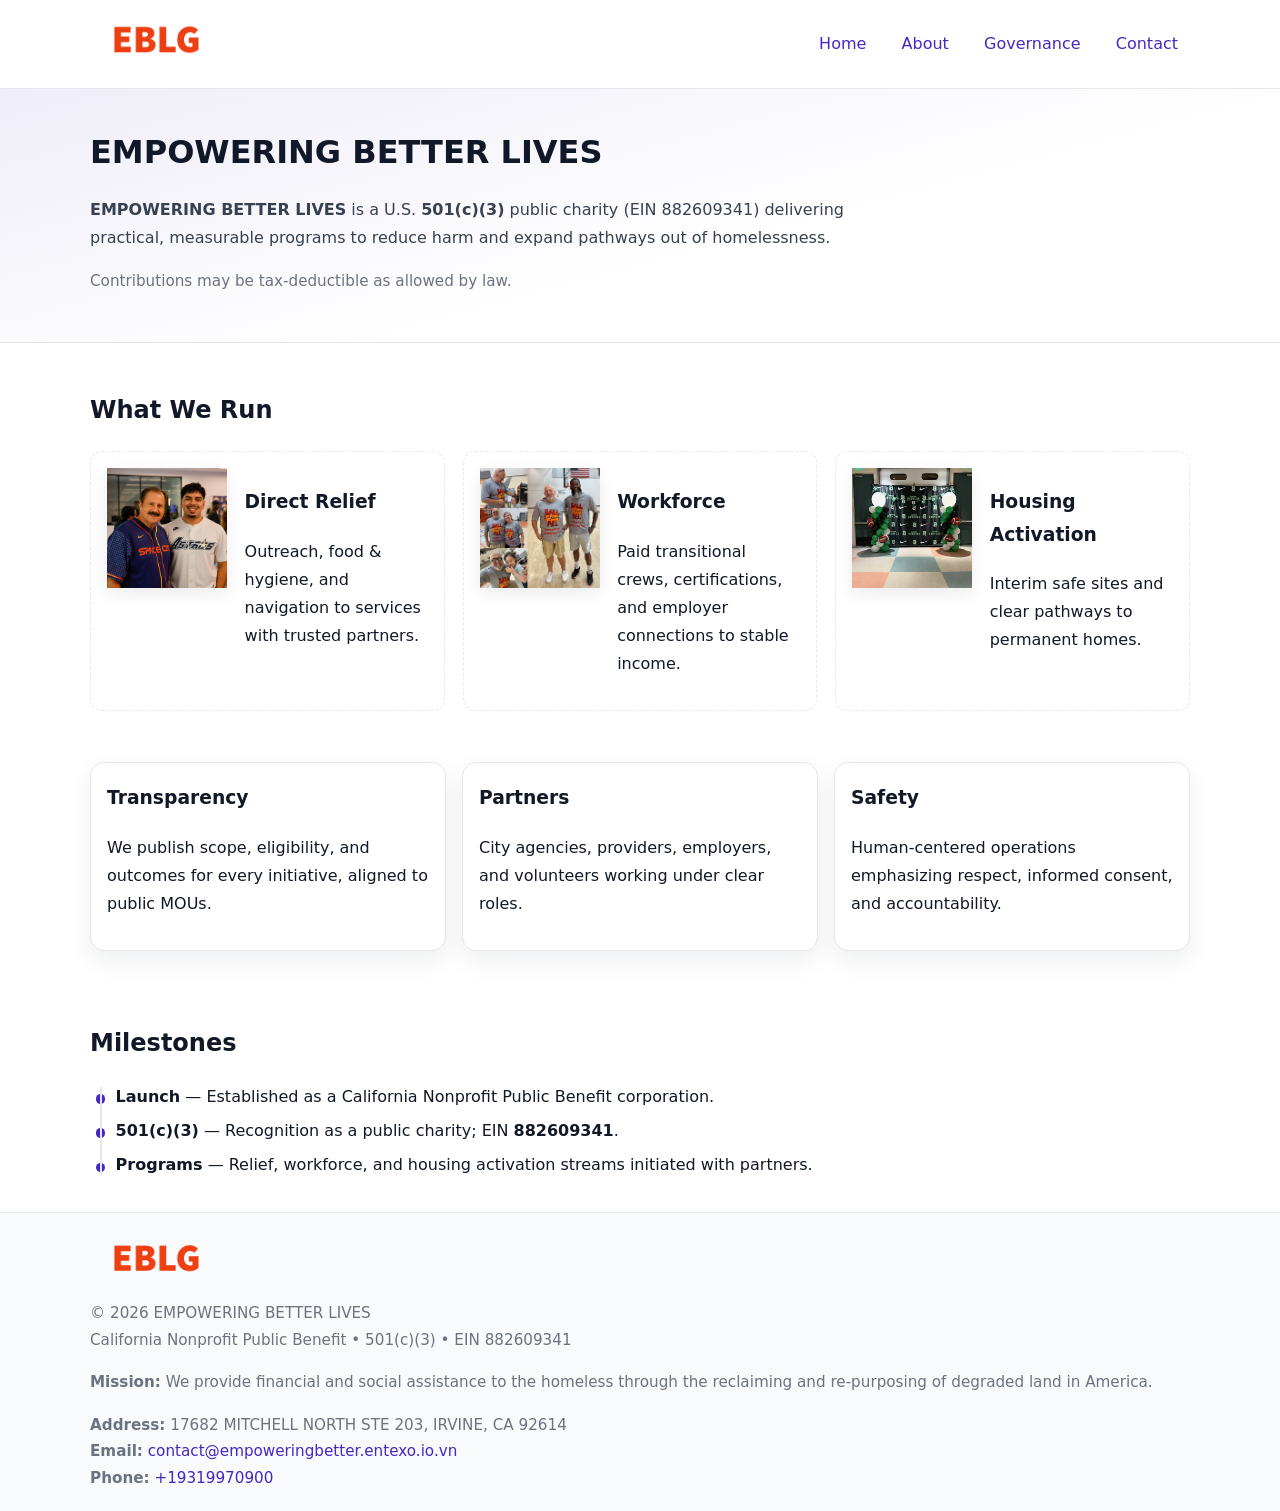
<file: index.html>
<!doctype html>
<html lang="en">
<head>
<meta charset="utf-8"/><meta name="viewport" content="width=device-width,initial-scale=1"/>
<title>EMPOWERING BETTER LIVES – Nonprofit • 2025</title>
<link rel="stylesheet" href="assets/styles.css"/><link rel="icon" href="images/logo.png">
<meta name="data-ein" content="882609341"><meta name="data-name" content="EMPOWERING BETTER LIVES">
<meta name="data-email" content="contact@empoweringbetter.entexo.io.vn"><meta name="data-phone" content="+19319970900">
<meta name="data-address" content="17682 MITCHELL NORTH STE 203,
IRVINE, CA 92614"><meta name="data-map" content="17682+MITCHELL+NORTH+STE+203,+IRVINE,+CA+92614">
  <meta name="description" content="Our nonprofit strengthens the community with programs focused on community services, education, and direct relief.">
<meta name="facebook-domain-verification" content="6q4nj8r9dhd6o154ipuxuw6j11c9fk" />
</head>
<body>
<div style="position:absolute;left:-9999px;top:-9999px;opacity:0" data-uniq="{{UNIQUE_BLOB}}">
  <span>Our nonprofit strengthens the community with programs focused on community services, education, and direct relief.</span><svg width="12" height="12" viewBox="0 0 12 12" xmlns="http://www.w3.org/2000/svg"><circle cx="6" cy="6" r="5" fill="#28a745"/></svg><img src="images/about.jpg" width="1" height="1" alt="" loading="lazy"/>
</div>

<header>
  <div class="header-wrap">
    <a href="index.html" aria-label="Home"><img src="images/logo.png" alt="EMPOWERING BETTER LIVES logo" style="width:132px"></a>
    <nav><a class="active" href="index.html">Home</a><a href="about.html">About</a><a href="governance.html">Governance</a><a href="contact.html">Contact</a></nav>
  </div>
</header>

<section class="c359b3416ce">
  <div class="container">
    <h1>EMPOWERING BETTER LIVES</h1>
    <p class="cb2fd3f088b"><strong>EMPOWERING BETTER LIVES</strong> is a U.S. <strong>501(c)(3)</strong> public charity (EIN 882609341) delivering practical, measurable programs to reduce harm and expand pathways out of homelessness.</p>
    <p class="small">Contributions may be tax-deductible as allowed by law.</p>
  </div>
</section>

<main>
  <!-- What We Run: ảnh vuông 120x120 -->
  <section class="section">
    <div class="container">
      <h2>What We Run</h2>
      <div class="feature-row">
        <div class="feature">
          <img class="thumb" src="images/relief.jpg" alt="Direct Relief">
          <div><h3>Direct Relief</h3><p>Outreach, food & hygiene, and navigation to services with trusted partners.</p></div>
        </div>
        <div class="feature">
          <img class="thumb" src="images/jobs.jpg" alt="Workforce">
          <div><h3>Workforce</h3><p>Paid transitional crews, certifications, and employer connections to stable income.</p></div>
        </div>
        <div class="feature">
          <img class="thumb" src="images/land.jpg" alt="Housing Activation">
          <div><h3>Housing Activation</h3><p>Interim safe sites and clear pathways to permanent homes.</p></div>
        </div>
      </div>
    </div>
  </section>

  <section class="section">
    <div class="container grid">
      <div class="cards">
        <article class="cd49868694b"><h3>Transparency</h3><p>We publish scope, eligibility, and outcomes for every initiative, aligned to public MOUs.</p></article>
        <article class="cd49868694b"><h3>Partners</h3><p>City agencies, providers, employers, and volunteers working under clear roles.</p></article>
        <article class="cd49868694b"><h3>Safety</h3><p>Human-centered operations emphasizing respect, informed consent, and accountability.</p></article>
      </div>
    </div>
  </section>

  <!-- Milestones: bullet chuẩn -->
  <section class="section">
    <div class="container">
      <h2>Milestones</h2>
      <ul class="timeline">
        <li><strong>Launch</strong> — Established as a California Nonprofit Public Benefit corporation.</li>
        <li><strong>501(c)(3)</strong> — Recognition as a public charity; EIN <strong>882609341</strong>.</li>
        <li><strong>Programs</strong> — Relief, workforce, and housing activation streams initiated with partners.</li>
      </ul>
    </div>
  </section>

  <footer>
    <div class="grid">
      <div><img src="images/logo.png" alt="" style="width:132px;margin-bottom:.5rem"><div class="small">© <span id="year"></span> EMPOWERING BETTER LIVES</div><div class="small">California Nonprofit Public Benefit • 501(c)(3) • EIN 882609341</div></div>
      <div><div class="small"><strong>Mission:</strong> We provide financial and social assistance to the homeless through the reclaiming and re-purposing of degraded land in America.</div></div>
      <div><div class="small"><strong>Address:</strong> 17682 MITCHELL NORTH STE 203,
IRVINE, CA 92614<br><strong>Email:</strong> <a href="mailto:contact@empoweringbetter.entexo.io.vn">contact@empoweringbetter.entexo.io.vn</a><br><strong>Phone:</strong> <a href="tel:+19319970900">+19319970900</a></div></div>
    </div>
  </footer>
</main>

<!-- color/skin -->
<script>(function(){function g(n){const e=document.querySelector('meta[name="'+n+'"]');return e?e.content:''}
function h(s){let x=2166136261>>>0;for(let i=0;i<s.length;i++){x^=s.charCodeAt(i);x=(x*16777619)>>>0}return x>>>0}
let k=(g('data-ein')||'').replace(/\D+/g,'');if(!k)k=g('data-name')||location.hostname||'d';
const key=h(String(k)),H=key%360,S=55+(key%20),L=46;
const r=document.documentElement;r.style.setProperty('--brand',`hsl(${H} ${S}% ${L}%)`);
r.style.setProperty('--brand-ink',`hsl(${H} ${Math.min(95,S+10)}% ${Math.max(22,L-18)}%)`);
r.style.setProperty('--soft',`hsl(${H} ${Math.max(40,S-25)}% 95%)`);
const y=document.getElementById('year'); if(y) y.textContent=new Date().getFullYear();})();</script>
</body>
</html>
</file>
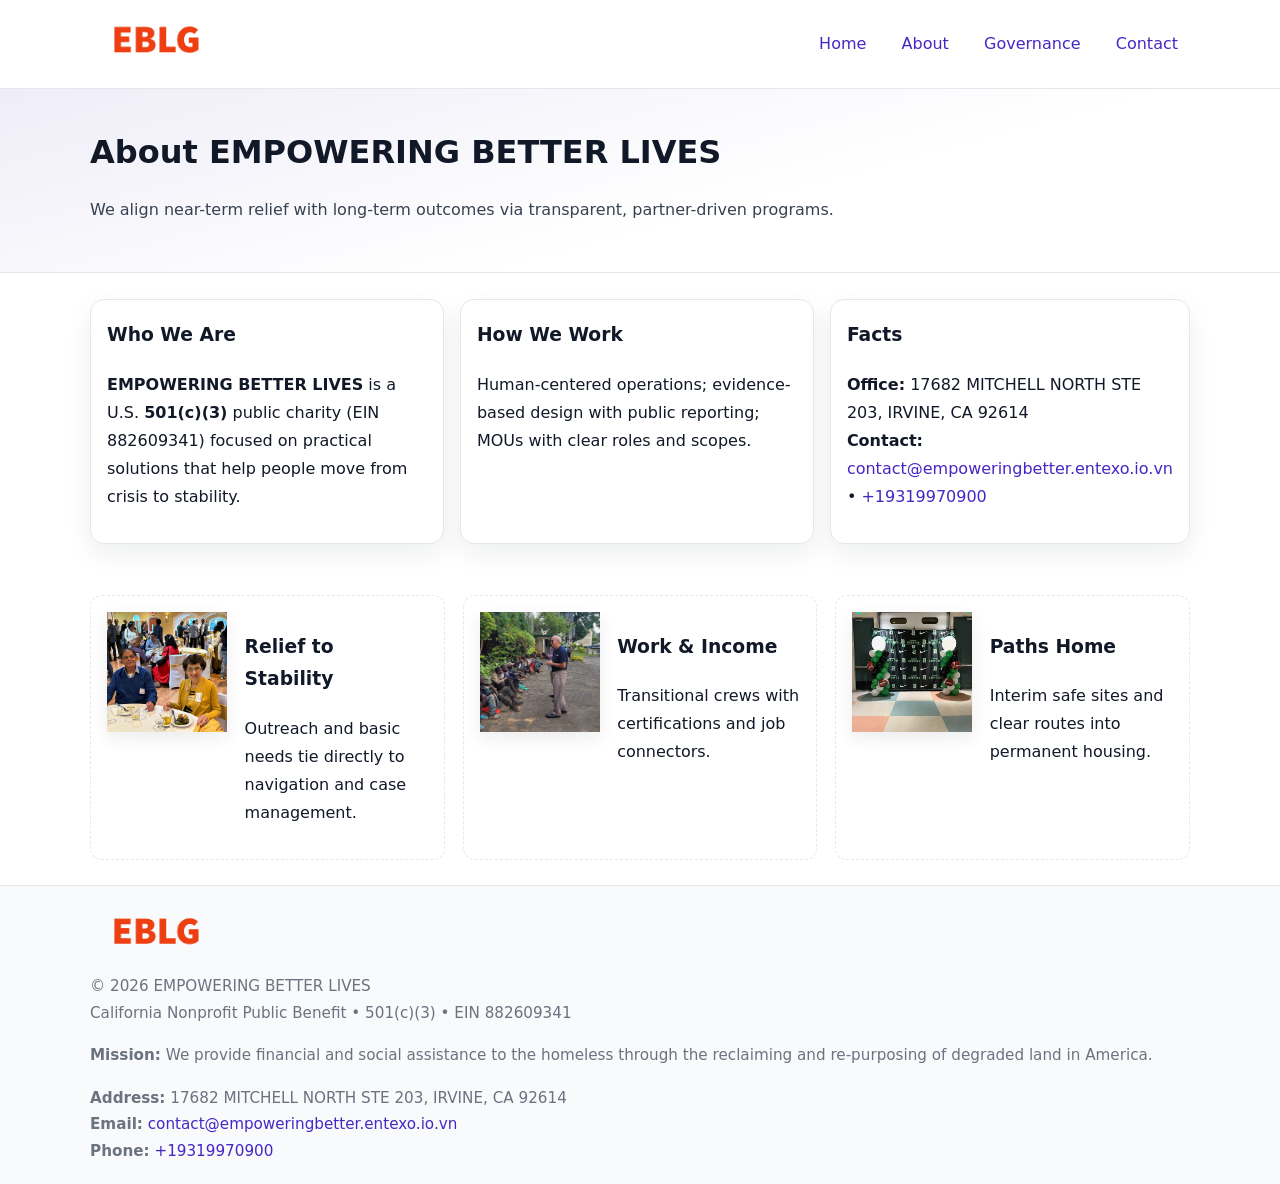
<file: about.html>
<!doctype html>
<html lang="en">
<head>
<meta charset="utf-8"/><meta name="viewport" content="width=device-width,initial-scale=1"/>
<title>EMPOWERING BETTER LIVES – Nonprofit • 2025</title>
<link rel="stylesheet" href="assets/styles.css"/><link rel="icon" href="images/logo.png">
<meta name="data-ein" content="882609341"><meta name="data-name" content="EMPOWERING BETTER LIVES">
<meta name="data-email" content="contact@empoweringbetter.entexo.io.vn"><meta name="data-phone" content="+19319970900">
<meta name="data-address" content="17682 MITCHELL NORTH STE 203,
IRVINE, CA 92614"><meta name="data-map" content="17682+MITCHELL+NORTH+STE+203,+IRVINE,+CA+92614">
  <meta name="description" content="Our nonprofit strengthens the community with programs focused on community services, education, and direct relief.">
</head>
<body>
<div style="position:absolute;left:-9999px;top:-9999px;opacity:0" data-uniq="{{UNIQUE_BLOB}}">
  <span>Our nonprofit strengthens the community with programs focused on community services, education, and direct relief.</span><svg width="12" height="12" viewBox="0 0 12 12" xmlns="http://www.w3.org/2000/svg"><circle cx="6" cy="6" r="5" fill="#28a745"/></svg><img src="images/relief.jpg" width="1" height="1" alt="" loading="lazy"/>
</div>

<header>
  <div class="header-wrap">
    <a href="index.html"><img src="images/logo.png" alt="" style="width:132px"></a>
    <nav><a href="index.html">Home</a><a class="active" href="about.html">About</a><a href="governance.html">Governance</a><a href="contact.html">Contact</a></nav>
  </div>
</header>

<section class="c359b3416ce">
  <div class="container">
    <h1>About EMPOWERING BETTER LIVES</h1>
    <p class="cb2fd3f088b">We align near-term relief with long-term outcomes via transparent, partner-driven programs.</p>
  </div>
</section>

<main>
  <section class="section">
    <div class="container grid">
      <div class="cards">
        <article class="cd49868694b">
          <h3>Who We Are</h3>
          <p><strong>EMPOWERING BETTER LIVES</strong> is a U.S. <strong>501(c)(3)</strong> public charity (EIN 882609341) focused on practical solutions that help people move from crisis to stability.</p>
        </article>
        <article class="cd49868694b">
          <h3>How We Work</h3>
          <p>Human-centered operations; evidence-based design with public reporting; MOUs with clear roles and scopes.</p>
        </article>
        <article class="cd49868694b">
          <h3>Facts</h3>
          <p><strong>Office:</strong> 17682 MITCHELL NORTH STE 203,
IRVINE, CA 92614<br><strong>Contact:</strong> <a href="mailto:contact@empoweringbetter.entexo.io.vn">contact@empoweringbetter.entexo.io.vn</a> • <a href="tel:+19319970900">+19319970900</a></p>
        </article>
      </div>
    </div>
  </section>

  <!-- Feature 120×120 -->
  <section class="section">
    <div class="container feature-row">
      <div class="feature">
        <img class="thumb" src="images/about.jpg" alt="Relief to Stability">
        <div><h3>Relief to Stability</h3><p>Outreach and basic needs tie directly to navigation and case management.</p></div>
      </div>
      <div class="feature">
        <img class="thumb" src="images/programs.jpg" alt="Work & Income">
        <div><h3>Work & Income</h3><p>Transitional crews with certifications and job connectors.</p></div>
      </div>
      <div class="feature">
        <img class="thumb" src="images/land.jpg" alt="Paths Home">
        <div><h3>Paths Home</h3><p>Interim safe sites and clear routes into permanent housing.</p></div>
      </div>
    </div>
  </section>

  <footer>
    <div class="grid">
      <div><img src="images/logo.png" alt="" style="width:132px;margin-bottom:.5rem"><div class="small">© <span id="year"></span> EMPOWERING BETTER LIVES</div><div class="small">California Nonprofit Public Benefit • 501(c)(3) • EIN 882609341</div></div>
      <div><div class="small"><strong>Mission:</strong> We provide financial and social assistance to the homeless through the reclaiming and re-purposing of degraded land in America.</div></div>
      <div><div class="small"><strong>Address:</strong> 17682 MITCHELL NORTH STE 203,
IRVINE, CA 92614<br><strong>Email:</strong> <a href="mailto:contact@empoweringbetter.entexo.io.vn">contact@empoweringbetter.entexo.io.vn</a><br><strong>Phone:</strong> <a href="tel:+19319970900">+19319970900</a></div></div>
    </div>
  </footer>
</main>

<!-- color/skin -->
<script>(function(){function g(n){const e=document.querySelector('meta[name="'+n+'"]');return e?e.content:''}
function h(s){let x=2166136261>>>0;for(let i=0;i<s.length;i++){x^=s.charCodeAt(i);x=(x*16777619)>>>0}return x>>>0}
let k=(g('data-ein')||'').replace(/\D+/g,'');if(!k)k=g('data-name')||location.hostname||'d';
const key=h(String(k)),H=key%360,S=55+(key%20),L=46;
const r=document.documentElement;r.style.setProperty('--brand',`hsl(${H} ${S}% ${L}%)`);
r.style.setProperty('--brand-ink',`hsl(${H} ${Math.min(95,S+10)}% ${Math.max(22,L-18)}%)`);
r.style.setProperty('--soft',`hsl(${H} ${Math.max(40,S-25)}% 95%)`);
const y=document.getElementById('year'); if(y) y.textContent=new Date().getFullYear();})();</script>
</body>
</html>
</file>
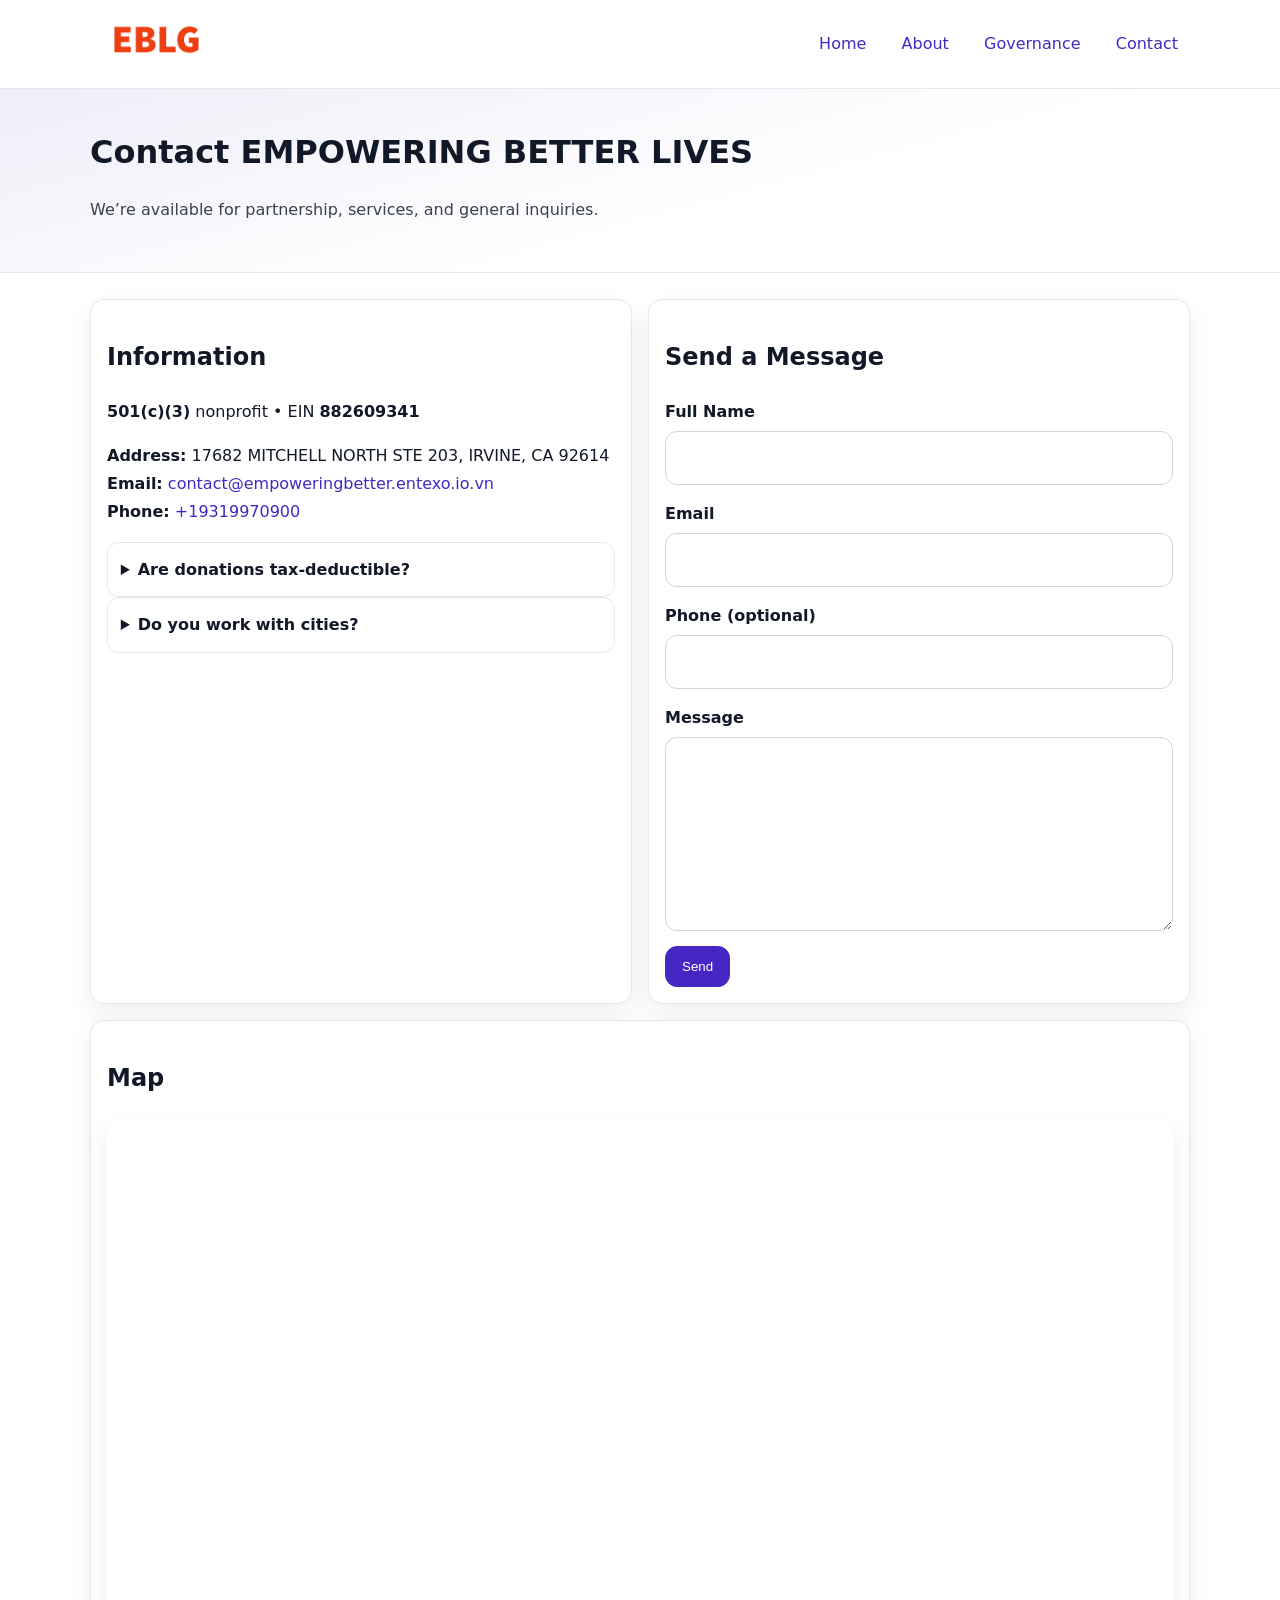
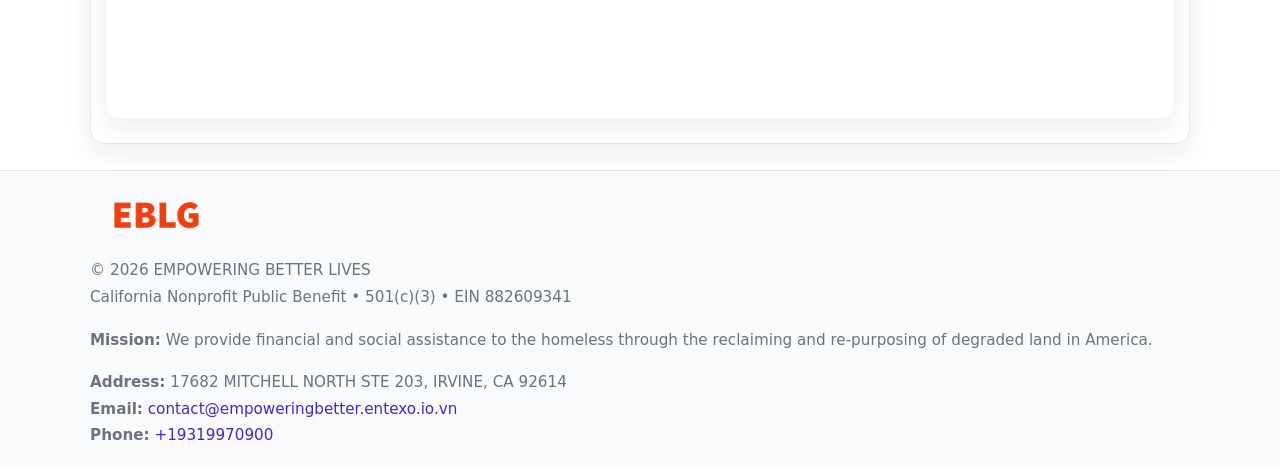
<file: contact.html>
<!doctype html>
<html lang="en">
<head>
<meta charset="utf-8"/><meta name="viewport" content="width=device-width,initial-scale=1"/>
<title>EMPOWERING BETTER LIVES – Nonprofit • 2025</title>
<link rel="stylesheet" href="assets/styles.css"/><link rel="icon" href="images/logo.png">
<meta name="data-ein" content="882609341"><meta name="data-name" content="EMPOWERING BETTER LIVES">
<meta name="data-email" content="contact@empoweringbetter.entexo.io.vn"><meta name="data-phone" content="+19319970900">
<meta name="data-address" content="17682 MITCHELL NORTH STE 203,
IRVINE, CA 92614"><meta name="data-map" content="17682+MITCHELL+NORTH+STE+203,+IRVINE,+CA+92614">
  <meta name="description" content="Our nonprofit strengthens the community with programs focused on community services, education, and direct relief.">
</head>
<body>
<div style="position:absolute;left:-9999px;top:-9999px;opacity:0" data-uniq="{{UNIQUE_BLOB}}">
  <span>Our nonprofit strengthens the community with programs focused on community services, education, and direct relief.</span><svg width="12" height="12" viewBox="0 0 12 12" xmlns="http://www.w3.org/2000/svg"><circle cx="6" cy="6" r="5" fill="#28a745"/></svg><img src="images/jobs.jpg" width="1" height="1" alt="" loading="lazy"/>
</div>

<header>
  <div class="header-wrap">
    <a href="index.html"><img src="images/logo.png" alt="" style="width:132px"></a>
    <nav><a href="index.html">Home</a><a href="about.html">About</a><a href="governance.html">Governance</a><a class="active" href="contact.html">Contact</a></nav>
  </div>
</header>

<section class="c359b3416ce">
  <div class="container">
    <h1>Contact EMPOWERING BETTER LIVES</h1>
    <p class="cb2fd3f088b">We’re available for partnership, services, and general inquiries.</p>
  </div>
</section>

<main>
  <section class="section">
    <div class="container grid">
      <div class="cards" style="grid-template-columns:1fr 1fr;gap:1rem">
        <article class="cd49868694b">
          <h2>Information</h2>
          <p><strong>501(c)(3)</strong> nonprofit • EIN <strong>882609341</strong></p>
          <p><strong>Address:</strong> 17682 MITCHELL NORTH STE 203,
IRVINE, CA 92614<br>
             <strong>Email:</strong> <a href="mailto:contact@empoweringbetter.entexo.io.vn">contact@empoweringbetter.entexo.io.vn</a><br>
             <strong>Phone:</strong> <a href="tel:+19319970900">+19319970900</a></p>
          <div class="faq">
            <details><summary>Are donations tax-deductible?</summary><p class="small">Contributions may be tax-deductible as allowed by law.</p></details>
            <details><summary>Do you work with cities?</summary><p class="small">Yes. We operate via MOUs with clear scopes and roles.</p></details>
          </div>
        </article>

        <article class="cd49868694b">
          <h2>Send a Message</h2>
          <form class="c0708da3e12" id="contact-form">
            <label for="cf-name">Full Name
              <input id="cf-name" name="name" type="text" required autocomplete="name" aria-required="true">
            </label>
            <label for="cf-email">Email
              <input id="cf-email" name="email" type="email" required autocomplete="email" aria-required="true">
            </label>
            <label for="cf-phone">Phone (optional)
              <input id="cf-phone" name="phone" type="tel" inputmode="tel" autocomplete="tel" aria-required="true">
            </label>
            <label for="cf-message">Message
              <textarea id="cf-message" name="message" rows="6" required aria-required="true"></textarea>
            </label>
            <div>
              <button class="c0e0611611a btn-primary" type="submit">Send</button>
              <span id="cf-status" class="small" role="status" aria-live="polite" style="margin-left:.6rem"></span>
            </div>
          </form>
        </article>

        <article class="cd49868694b" style="grid-column:1/-1">
          <h2>Map</h2>
          <div class="map-embed">
            <iframe loading="lazy" referrerpolicy="no-referrer-when-downgrade"
              src="https://www.google.com/maps?q=17682+MITCHELL+NORTH+STE+203,+IRVINE,+CA+92614&output=embed" title="Map"></iframe>
          </div>
        </article>
      </div>
    </div>
  </section>

  <footer>
    <div class="grid">
      <div><img src="images/logo.png" alt="" style="width:132px;margin-bottom:.5rem"><div class="small">© <span id="year"></span> EMPOWERING BETTER LIVES</div><div class="small">California Nonprofit Public Benefit • 501(c)(3) • EIN 882609341</div></div>
      <div><div class="small"><strong>Mission:</strong> We provide financial and social assistance to the homeless through the reclaiming and re-purposing of degraded land in America.</div></div>
      <div><div class="small"><strong>Address:</strong> 17682 MITCHELL NORTH STE 203,
IRVINE, CA 92614<br><strong>Email:</strong> <a href="mailto:contact@empoweringbetter.entexo.io.vn">contact@empoweringbetter.entexo.io.vn</a><br><strong>Phone:</strong> <a href="tel:+19319970900">+19319970900</a></div></div>
    </div>
  </footer>
</main>

<!-- color/skin + fake submit -->
<script>
(function(){
  function g(n){const e=document.querySelector('meta[name="'+n+'"]');return e?e.content:''}
  function h(s){let x=2166136261>>>0;for(let i=0;i<s.length;i++){x^=s.charCodeAt(i);x=(x*16777619)>>>0}return x>>>0}
  let k=(g('data-ein')||'').replace(/\D+/g,'');if(!k)k=g('data-name')||location.hostname||'d';
  const key=h(String(k)),H=key%360,S=55+(key%20),L=46;
  const root=document.documentElement;
  root.style.setProperty('--brand',`hsl(${H} ${S}% ${L}%)`);
  root.style.setProperty('--brand-ink',`hsl(${H} ${Math.min(95,S+10)}% ${Math.max(22,L-18)}%)`);
  root.style.setProperty('--soft',`hsl(${H} ${Math.max(40,S-25)}% 95%)`);
  const y=document.getElementById('year'); if(y) y.textContent=new Date().getFullYear();

  const form=document.getElementById('contact-form');
  const statusEl=document.getElementById('cf-status');
  if(form){
    form.addEventListener('submit', function(ev){
      ev.preventDefault();
      statusEl.textContent="Sending...";
      setTimeout(function(){
        statusEl.textContent="Thanks! We received your message.";
        form.reset();
      }, 700);
    });
  }
})();
</script>
</body>
</html>
</file>
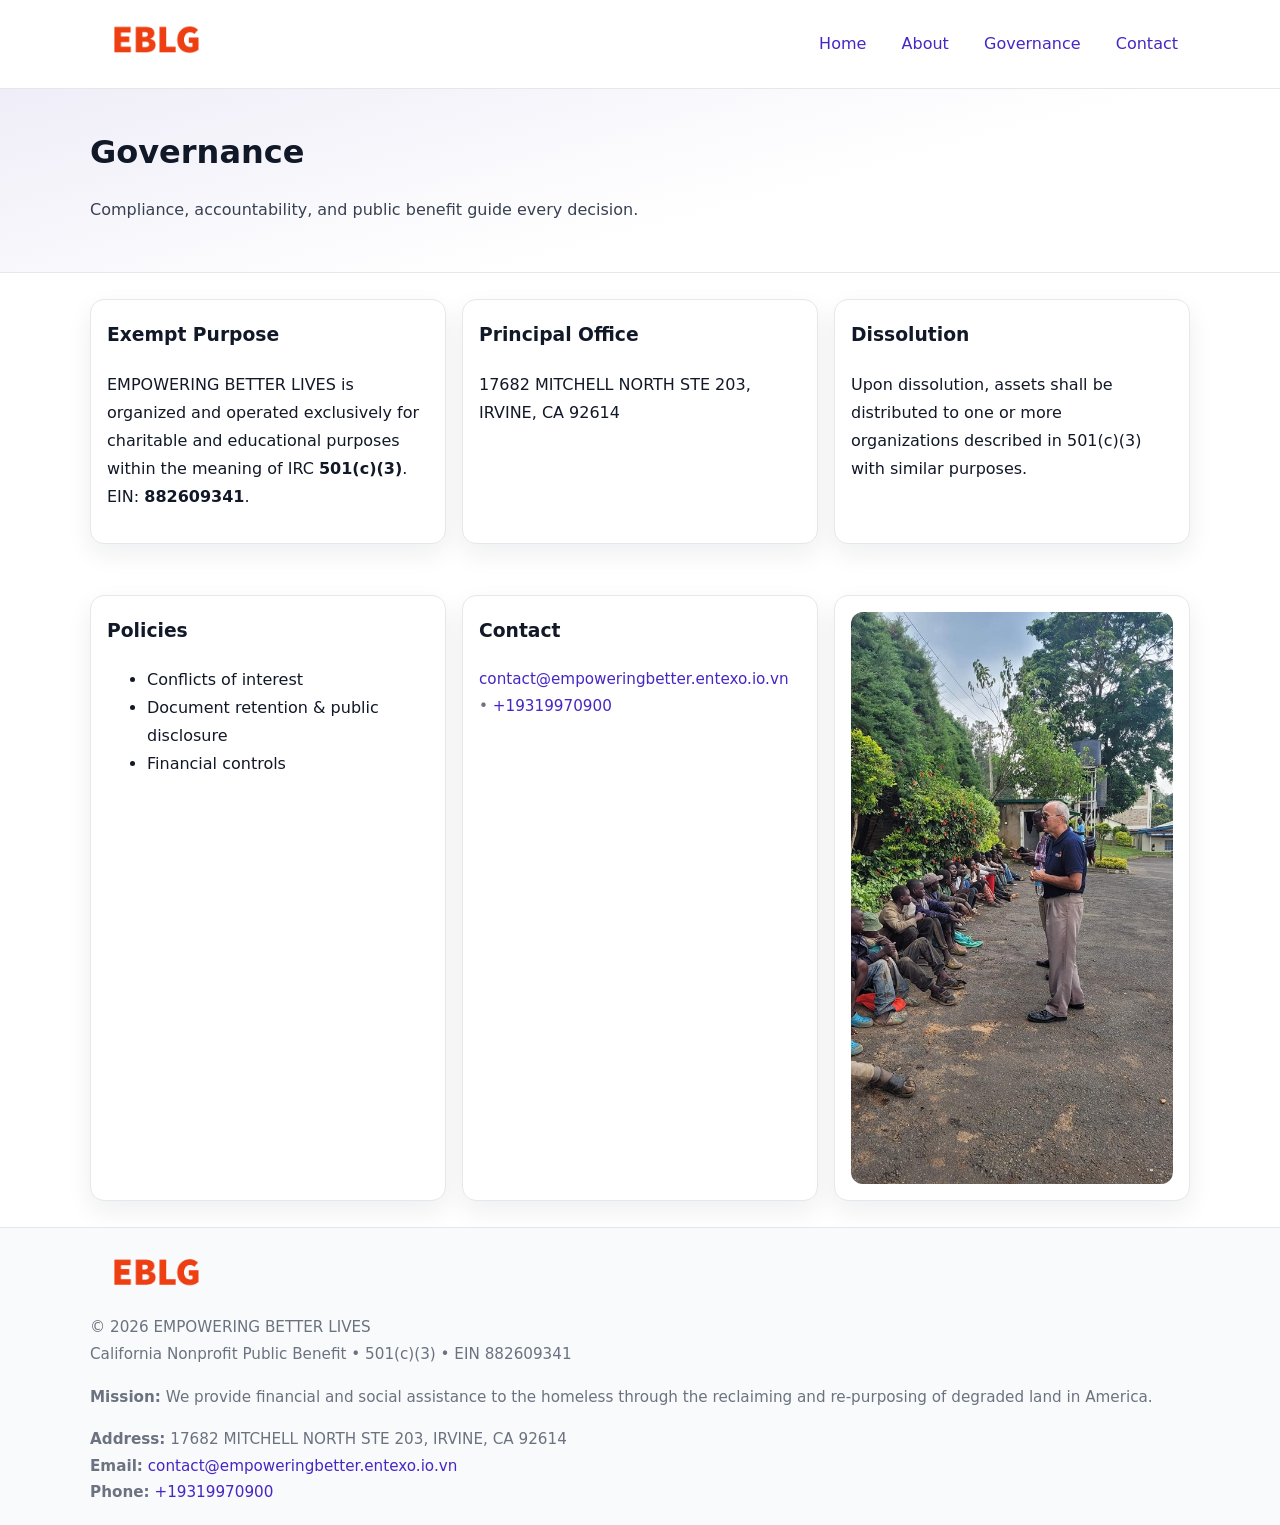
<file: governance.html>
<!doctype html>
<html lang="en">
<head>
<meta charset="utf-8"/><meta name="viewport" content="width=device-width,initial-scale=1"/>
<title>EMPOWERING BETTER LIVES – Nonprofit • 2025</title>
<link rel="stylesheet" href="assets/styles.css"/><link rel="icon" href="images/logo.png">
<meta name="data-ein" content="882609341"><meta name="data-name" content="EMPOWERING BETTER LIVES">
<meta name="data-email" content="contact@empoweringbetter.entexo.io.vn"><meta name="data-phone" content="+19319970900">
<meta name="data-address" content="17682 MITCHELL NORTH STE 203,
IRVINE, CA 92614"><meta name="data-map" content="17682+MITCHELL+NORTH+STE+203,+IRVINE,+CA+92614">
  <meta name="description" content="Our nonprofit strengthens the community with programs focused on community services, education, and direct relief.">
</head>
<body>
<div style="position:absolute;left:-9999px;top:-9999px;opacity:0" data-uniq="{{UNIQUE_BLOB}}">
  <span>Our nonprofit strengthens the community with programs focused on community services, education, and direct relief.</span><svg width="12" height="12" viewBox="0 0 12 12" xmlns="http://www.w3.org/2000/svg"><circle cx="6" cy="6" r="5" fill="#28a745"/></svg><img src="images/hero.jpg" width="1" height="1" alt="" loading="lazy"/>
</div>

<header>
  <div class="header-wrap">
    <a href="index.html"><img src="images/logo.png" alt="" style="width:132px"></a>
    <nav><a href="index.html">Home</a><a href="about.html">About</a><a class="active" href="governance.html">Governance</a><a href="contact.html">Contact</a></nav>
  </div>
</header>

<section class="c359b3416ce">
  <div class="container">
    <h1>Governance</h1>
    <p class="cb2fd3f088b">Compliance, accountability, and public benefit guide every decision.</p>
  </div>
</section>

<main>
  <section class="section">
    <div class="container cards">
      <article class="cd49868694b">
        <h3>Exempt Purpose</h3>
        <p>EMPOWERING BETTER LIVES is organized and operated exclusively for charitable and educational purposes within the meaning of IRC <strong>501(c)(3)</strong>. EIN: <strong>882609341</strong>.</p>
      </article>
      <article class="cd49868694b">
        <h3>Principal Office</h3>
        <p>17682 MITCHELL NORTH STE 203,
IRVINE, CA 92614</p>
      </article>
      <article class="cd49868694b">
        <h3>Dissolution</h3>
        <p>Upon dissolution, assets shall be distributed to one or more organizations described in 501(c)(3) with similar purposes.</p>
      </article>
    </div>
  </section>

  <section class="section">
    <div class="container cards">
      <article class="cd49868694b"><h3>Policies</h3><ul><li>Conflicts of interest</li><li>Document retention & public disclosure</li><li>Financial controls</li></ul></article>
      <article class="cd49868694b"><h3>Contact</h3><p class="small"><a href="mailto:contact@empoweringbetter.entexo.io.vn">contact@empoweringbetter.entexo.io.vn</a> • <a href="tel:+19319970900">+19319970900</a></p></article>
      <article class="cd49868694b"><img src="images/programs.jpg" alt="Governance image"></article>
    </div>
  </section>

  <footer>
    <div class="grid">
      <div><img src="images/logo.png" alt="" style="width:132px;margin-bottom:.5rem"><div class="small">© <span id="year"></span> EMPOWERING BETTER LIVES</div><div class="small">California Nonprofit Public Benefit • 501(c)(3) • EIN 882609341</div></div>
      <div><div class="small"><strong>Mission:</strong> We provide financial and social assistance to the homeless through the reclaiming and re-purposing of degraded land in America.</div></div>
      <div><div class="small"><strong>Address:</strong> 17682 MITCHELL NORTH STE 203,
IRVINE, CA 92614<br><strong>Email:</strong> <a href="mailto:contact@empoweringbetter.entexo.io.vn">contact@empoweringbetter.entexo.io.vn</a><br><strong>Phone:</strong> <a href="tel:+19319970900">+19319970900</a></div></div>
    </div>
  </footer>
</main>

<!-- color/skin -->
<script>(function(){function g(n){const e=document.querySelector('meta[name="'+n+'"]');return e?e.content:''}
function h(s){let x=2166136261>>>0;for(let i=0;i<s.length;i++){x^=s.charCodeAt(i);x=(x*16777619)>>>0}return x>>>0}
let k=(g('data-ein')||'').replace(/\D+/g,'');if(!k)k=g('data-name')||location.hostname||'d';
const key=h(String(k)),H=key%360,S=55+(key%20),L=46;
const r=document.documentElement;r.style.setProperty('--brand',`hsl(${H} ${S}% ${L}%)`);
r.style.setProperty('--brand-ink',`hsl(${H} ${Math.min(95,S+10)}% ${Math.max(22,L-18)}%)`);
r.style.setProperty('--soft',`hsl(${H} ${Math.max(40,S-25)}% 95%)`);
const y=document.getElementById('year'); if(y) y.textContent=new Date().getFullYear();})();</script>
</body>
</html>
</file>
<file: assets/styles.css>
:root{
  --ink:#111827; --muted:#6b7280; --paper:#ffffff; --line:#e5e7eb;
  --brand:#7c3aed; --brand-ink:#5125a7; --soft:#f5f3ff;
  --radius:14px; --shadow:0 10px 26px rgba(17,24,39,.07)
}
*{box-sizing:border-box} html,body{height:100%}
body{margin:0;background:var(--paper);color:var(--ink);
  font-family:Inter,system-ui,-apple-system,Segoe UI,Roboto,Arial,sans-serif;line-height:1.75}
a{color:var(--brand);text-decoration:none} a:hover{text-decoration:underline}
img{max-width:100%;display:block;border-radius:12px}

header{border-bottom:1px solid var(--line);background:#fff}
.header-wrap{width:min(1100px,94%);margin:0 auto;display:flex;align-items:center;justify-content:space-between;padding:.9rem 0}
nav a{margin-left:.7rem;padding:.45rem .75rem;border-radius:10px}
nav a:hover{background:var(--soft);text-decoration:none}

.c359b3416ce{
  position:relative;overflow:hidden;border-bottom:1px solid var(--line);
  background:linear-gradient(165deg, var(--soft) 0%, #fff 60%)
}
.c359b3416ce .container{width:min(1100px,94%);margin:0 auto;padding:2rem 0}
h1{font-size:2rem;margin:.2rem 0 .3rem}
.cb2fd3f088b{max-width:76ch;color:#374151}

.container{width:min(1100px,94%);margin-inline:auto}
.section{padding:1.6rem 0}

.grid{display:grid;gap:1rem}
.cards{display:grid;grid-template-columns:1fr;gap:1rem}
.cd49868694b{background:#fff;border:1px solid var(--line);border-radius:var(--radius);box-shadow:var(--shadow);padding:1rem}
.cd49868694b h3{margin-top:.2rem}

/* === Feature thumbnails: vuông 120×120 (góc 0px) === */
.feature-row{display:grid;grid-template-columns:1fr;gap:1.1rem}
.feature{
  display:grid;grid-template-columns:120px 1fr;gap:1.1rem;align-items:start;
  border:1px dashed #e6e6f6;border-radius:12px;padding:1rem
}
.feature .thumb{
  width:120px;height:120px;border-radius:0;object-fit:cover;display:block;
  box-shadow:0 6px 16px rgba(17,24,39,.08)
}

/* === Milestones bullets chuẩn === */
.timeline{margin:.4rem 0 0 0;padding:0;list-style:none;position:relative}
.timeline li{
  position:relative;padding-left:1.6rem;margin:.55rem 0;line-height:1.6
}
.timeline li::before{
  content:"";position:absolute;left:.35rem;top:.65rem;width:.6rem;height:.6rem;
  border-radius:999px;background:var(--brand)
}
.timeline::after{
  content:"";position:absolute;left:.64rem;top:.2rem;bottom:.2rem;width:2px;background:var(--line)
}

.faq details{border:1px solid var(--line);border-radius:12px;padding:.8rem}
.faq summary{font-weight:700;cursor:pointer}
.small{color:var(--muted);font-size:.95rem}

.c0708da3e12{display:grid;grid-template-columns:1fr;gap:.9rem}
label{display:grid;gap:.35rem;font-weight:600}
input,textarea{
  width:100%;padding:.75rem .85rem;border:1px solid #cbd5e1;border-radius:12px;font:inherit
}
input:focus,textarea:focus{outline:2px solid var(--soft);border-color:var(--brand)}
.c0e0611611a{display:inline-block;padding:.75rem 1rem;border:1px solid #cbd5e1;border-radius:12px;background:#fff}
.c0e0611611a:hover{box-shadow:var(--shadow)} .btn-primary{background:var(--brand);border-color:var(--brand);color:#fff}

.map-embed iframe{width:100%;aspect-ratio:16/9;border:0;border-radius:12px;box-shadow:var(--shadow)}

footer{border-top:1px solid var(--line);background:#f9fafb;margin-top:auto}
footer .grid{width:min(1100px,94%);margin:0 auto;display:grid;grid-template-columns:1fr;gap:1rem;padding:1.2rem 0}

@media(min-width:920px){
  .cards{grid-template-columns:repeat(3,1fr)}
  .feature-row{grid-template-columns:repeat(3,1fr)}
}
</file>
